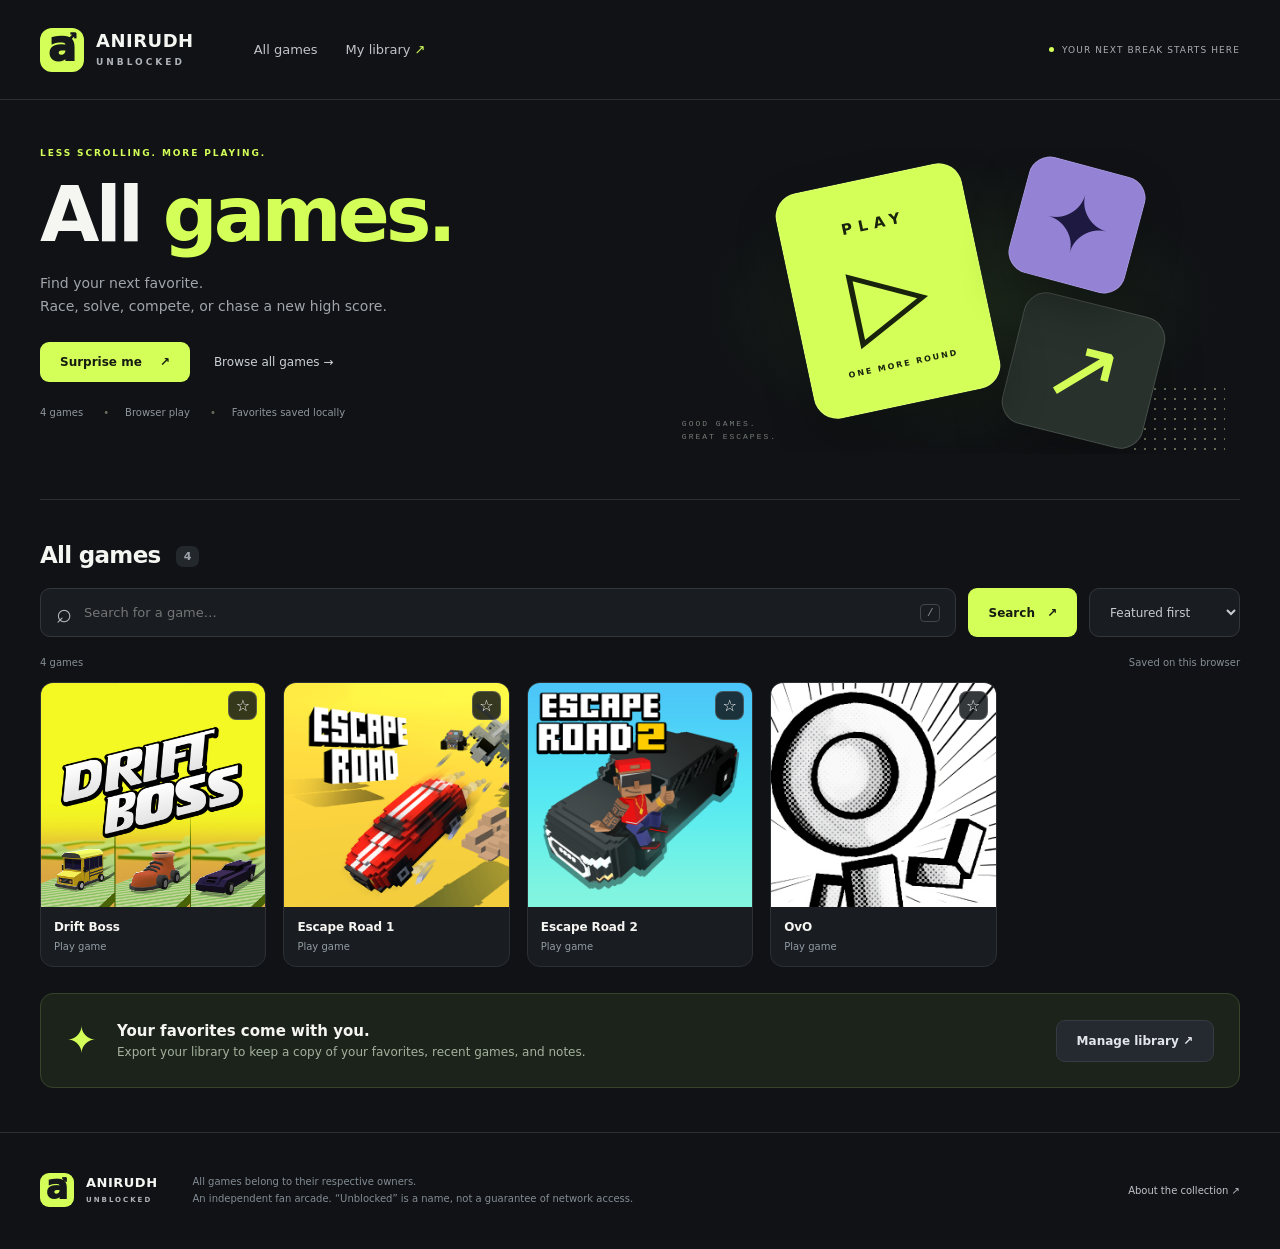
<file: index.html>
<!doctype html>
<html lang="en"><head><meta charset="utf-8"><meta name="viewport" content="width=device-width,initial-scale=1"><title>Anirudh Unblocked — Your browser arcade</title><meta name="description" content="Anirudh's browser arcade with Drift Boss, Escape Road, Escape Road 2, and OvO."><link rel="icon" href="icon.svg" type="image/svg+xml"><link rel="stylesheet" href="styles.css?v=20261021-core7"><script src="catalog.js?v=20261021-core7" defer></script><script src="app.js?v=20261021-core7" defer></script></head>
<body><header><a href="#" class="brand" aria-label="Anirudh Unblocked home"><span class="brand-icon">a<span>↗</span></span><span>ANIRUDH<span class="brand-sub">UNBLOCKED</span></span></a><nav aria-label="Main navigation"><a href="#browse">All games</a><button class="plain" id="library">My library <span>↗</span></button></nav><span class="header-tag"><i></i> YOUR NEXT BREAK STARTS HERE</span></header>
<main><section class="hero"><div class="hero-copy"><div class="eyebrow">LESS SCROLLING. MORE PLAYING.</div><h1>All <span>games.</span></h1><p>Find your next favorite.<br>Race, solve, compete, or chase a new high score.</p><div class="hero-actions"><button class="primary" id="random">Surprise me <span>↗</span></button><a class="text-link" href="#browse">Browse all games →</a></div><div class="hero-meta"><span id="hero-count">Loading the collection</span><span>Browser play</span><span>Favorites saved locally</span></div></div><div class="hero-art" aria-hidden="true"><div class="orb"></div><div class="tile tile-a"><span>PLAY</span><b>▷</b><small>ONE MORE ROUND</small></div><div class="tile tile-b">✦</div><div class="tile tile-c">↗</div><span class="art-note">GOOD GAMES.<br>GREAT ESCAPES.</span><div class="dot-grid"></div></div></section>
<section id="player" class="player" hidden aria-label="Game player"><div class="player-bar"><div><span class="eyebrow">NOW PLAYING</span><h2 id="playing-title"></h2></div><div class="player-actions"><button id="favorite-current" class="secondary">☆ Favorite</button><button id="fullscreen" class="secondary">Fullscreen ⛶</button><button id="close" class="icon-button" aria-label="Close game">✕</button></div></div><div id="screen"></div><div class="player-bottom"><p id="player-status" role="status">Loading player…</p></div><details class="player-info"><summary>Controls & saving</summary><p>Follow the game’s on-screen controls. Click inside the player for keyboard input. Fullscreen keeps the same session.</p><p>Each game manages its own progress through its host and your browser. This site saves your favorites and notes. Library exports contain those items and recent play history; they do not contain in-game progress.</p><label>Your notes for this game<textarea id="game-notes" maxlength="10000" placeholder="Best run, next goal…"></textarea></label><span id="note-status" role="status"></span></details></section>
<section id="browse" class="collection"><div class="section-heading"><div><h2>All games <span class="count" id="total-count"></span></h2></div><button class="plain" id="clear-filters" hidden>Clear search ↺</button></div><form class="search-row" id="game-search" role="search" aria-label="Find a game"><label class="search"><span aria-hidden="true">⌕</span><input id="search" type="search" placeholder="Search for a game…" aria-label="Search games"><kbd>/</kbd></label><button type="submit" class="primary search-submit">Search <span aria-hidden="true">↗</span></button><label class="sort"><span class="sr-only">Sort games</span><select id="sort"><option value="featured">Featured first</option><option value="az">Name: A–Z</option><option value="recent">Recently played</option></select></label></form><div class="results-line"><span id="result-count" role="status"></span><span id="storage-status">Saved on this browser</span></div><div class="games-grid" id="games"></div><div class="load-row"><button class="secondary" id="load-more">Load more games ↓</button></div></section>
<section class="save-strip"><span class="save-symbol">✦</span><div><h3>Your favorites come with you.</h3><p>Export your library to keep a copy of your favorites, recent games, and notes.</p></div><button id="backup" class="secondary">Manage library ↗</button></section>
</main><footer><a class="brand small" href="#"><span class="brand-icon">a<span>↗</span></span><span>ANIRUDH<span class="brand-sub">UNBLOCKED</span></span></a><section aria-label="Game ownership"><p>All games belong to their respective owners.<br>An independent fan arcade. “Unblocked” is a name, not a guarantee of network access.</p></section><button class="plain" id="about">About the collection ↗</button></footer>
<dialog id="library-dialog" aria-labelledby="library-title"><div class="dialog-heading"><h2 id="library-title">Your library</h2><button class="icon-button" data-close="library-dialog" aria-label="Close library">✕</button></div><p>Your favorites, recently opened games, and notes save automatically in this browser. Export a copy before switching browsers or clearing site data.</p><p class="fine">In-game saves are separate and cannot be included in this export.</p><div class="dialog-actions"><button class="primary" id="export">Export library ↓</button><button class="secondary" id="import">Import library ↑</button><input type="file" id="file" accept="application/json" hidden></div><p id="library-status" role="status"></p><h3>Your favorites</h3><div id="favorite-list"></div><h3>Recently opened</h3><div id="recent-list"></div></dialog>
<dialog id="about-dialog" aria-labelledby="about-title"><div class="dialog-heading"><h2 id="about-title">Made for your next break.</h2><button class="icon-button" data-close="about-dialog" aria-label="Close about">✕</button></div><p id="catalog-description"></p><p>Some games run on this site; others load from external hosts. Availability and saves depend on each game and your browser.</p><p id="source-links"></p></dialog>
<dialog id="switch-dialog" aria-labelledby="switch-title"><h2 id="switch-title">Leave this game?</h2><p id="switch-message">Switching games ends the current session. Any in-game progress depends on that game's own save system.</p><div class="dialog-actions"><button id="switch-confirm" class="primary">Switch game</button><button id="switch-cancel" class="secondary">Keep playing</button></div></dialog><div id="toast" role="status" aria-live="polite"></div></body></html>
</file>
<file: styles.css>
:root{color-scheme:dark;--bg:#101215;--panel:#191c20;--line:#2c3035;--text:#f5f5f2;--muted:#a0a5ac;--lime:#d4ff58}*{box-sizing:border-box}html{scroll-behavior:smooth;scroll-padding-top:24px}body{margin:0;background:var(--bg);color:var(--text);font:15px system-ui,-apple-system,BlinkMacSystemFont,"Segoe UI",sans-serif}button,input,select,textarea{font:inherit}button,a,input,select,textarea{ -webkit-tap-highlight-color:transparent}button,a{touch-action:manipulation}a{color:inherit;text-decoration:none}button{cursor:pointer}button:disabled{cursor:default;opacity:.5}button{border:0}button:hover,a:hover{filter:brightness(1.1)}:focus-visible{outline:2px solid var(--lime);outline-offset:4px}header,main,footer{max-width:1336px;margin:auto;padding-left:40px;padding-right:40px}header{height:100px;display:flex;align-items:center;gap:60px;border-bottom:1px solid var(--line)}.brand{display:flex;gap:12px;align-items:center;font-size:18px;letter-spacing:.5px;font-weight:850;line-height:1.15}.brand-icon{width:44px;height:44px;border-radius:12px;background:var(--lime);color:#15191b;position:relative;font-size:42px;font-weight:950;line-height:.9;text-align:center;letter-spacing:-5px;padding-right:5px}.brand-icon span{position:absolute;right:6px;top:3px;font-size:17px;letter-spacing:0}.brand-sub{display:block;letter-spacing:3px;font-size:9px;font-weight:600;color:#aeb3b9;margin-top:5px}nav{display:flex;gap:28px;align-items:center;color:#c0c4ca;font-size:13px}.plain{padding:0;background:none;color:#c0c4ca;font-size:13px}.plain span{color:var(--lime)}.header-tag{margin-left:auto;display:flex;align-items:center;gap:8px;color:#a8adb2;font-size:9px;letter-spacing:1.1px}.header-tag i{width:5px;height:5px;border-radius:50%;background:var(--lime)}.hero{display:grid;grid-template-columns:1.15fr 1fr;min-height:400px;padding:48px 0 45px;position:relative;border-bottom:1px solid var(--line)}.eyebrow{font-size:9px;font-weight:750;letter-spacing:1.9px;color:var(--lime)}h1{font-size:clamp(46px,6vw,78px);font-weight:850;line-height:1.01;letter-spacing:-4px;margin:18px 0}h1 span{color:var(--lime)}.hero p{font-size:14px;color:var(--muted);line-height:1.7;margin:0 0 23px}.hero-actions{display:flex;gap:24px;align-items:center}.primary,.secondary{border-radius:9px;padding:13px 20px;font-size:12px;font-weight:750;display:inline-flex;justify-content:center;align-items:center;gap:18px}.primary{background:var(--lime);color:#161b11}.secondary{background:#252a30;color:#e2e5e9;border:1px solid #353b42}.text-link{font-size:12px;color:#cbd0d4}.hero-meta{display:flex;gap:20px;margin-top:25px;font-size:10px;color:#8f979e}.hero-meta span+span:before{content:'•';color:#65705b;padding-right:16px}.hero-art{position:relative;min-height:300px;overflow:hidden}.orb{position:absolute;inset:10px 20px 0;background:radial-gradient(ellipse at center,#41652f50,transparent 70%)}.tile{position:absolute;display:flex;flex-direction:column;align-items:center;justify-content:center;border:1px solid #ffffff25;box-shadow:0 20px 45px #0004}.tile-a{width:190px;height:230px;left:20%;top:28px;transform:rotate(-12deg);border-radius:24px;background:var(--lime);color:#18220c;z-index:2}.tile-a span{font-size:15px;font-weight:800;letter-spacing:6px}.tile-a b{font-size:100px;font-weight:500;line-height:1.3}.tile-a small{font-size:8px;letter-spacing:2px;font-weight:750}.tile-b{width:120px;height:120px;left:60%;top:17px;transform:rotate(15deg);border-radius:22px;background:#9482d5;color:#1e1940;font-size:80px;z-index:3}.tile-c{width:145px;height:135px;left:59%;top:155px;transform:rotate(14deg);border-radius:23px;background:#28312c;color:var(--lime);font-size:92px;z-index:1}.art-note{position:absolute;left:0;bottom:10px;font:8px monospace;color:#747d76;letter-spacing:2px;line-height:1.7}.dot-grid{position:absolute;width:95px;height:70px;right:15px;bottom:0;background-image:radial-gradient(#627056 1px,transparent 1px);background-size:10px 10px}.collection{padding-top:34px}.section-heading{display:flex;justify-content:space-between;align-items:center;margin-bottom:20px;gap:15px}h2{font-size:23px;letter-spacing:-.7px;font-weight:750;margin:8px 0 0}.section-note{font:10px monospace;color:#828b91}.escape-grid{display:grid;grid-template-columns:repeat(4,1fr);gap:14px}.escape-card{display:flex;align-items:center;gap:13px;padding:12px;border:1px solid var(--line);border-radius:12px;background:var(--panel);color:var(--text);text-align:left;min-width:0}.escape-card img{width:54px;height:54px;object-fit:cover;border-radius:8px;background:#2b3327}.escape-card strong{display:block;font-size:12px}.escape-card small{display:block;font-size:10px;color:var(--muted);margin-top:5px}.escape-card>span:last-child{margin-left:auto;color:var(--lime)}.count{font-size:11px;color:var(--muted);letter-spacing:0;background:#23282d;padding:4px 8px;border-radius:7px;margin-left:8px;vertical-align:middle}.search-row{display:flex;gap:12px;margin:8px 0 18px}.search{display:flex;align-items:center;gap:12px;background:#191d21;border:1px solid #32373c;border-radius:10px;padding:0 15px;flex:1}.search>span{font-size:27px;color:#b2b8bd}.search input{background:none;border:0;color:var(--text);padding:15px 0;width:100%;min-width:0;outline:none;font-size:13px}.search:focus-within{border-color:var(--lime)}kbd{font:11px monospace;color:#8b9399;border:1px solid #41474d;border-radius:4px;padding:2px 6px}.sort select{height:49px;background:#191d21;border:1px solid #32373c;color:#c6ccd1;border-radius:10px;padding:0 16px;font-size:12px}.filter-row{display:flex;gap:12px;justify-content:space-between}.filters{display:flex;gap:8px;flex-wrap:wrap}.chip{background:transparent;color:#a9b0b6;border:1px solid var(--line);border-radius:8px;font-size:11px;padding:9px 13px;white-space:nowrap}.chip[aria-pressed=true]{color:#1b210e;background:var(--lime);border-color:var(--lime)}.results-line{display:flex;justify-content:space-between;margin:20px 0 14px;font:10px system-ui;color:#858e95}.games-grid{display:grid;grid-template-columns:repeat(5,1fr);gap:17px}.game-card{position:relative;background:var(--panel);border:1px solid var(--line);border-radius:13px;overflow:hidden;transition:transform .16s,border-color .16s}.game-card:hover{transform:translateY(-3px);border-color:#65714d}.game-open{width:100%;text-align:left;padding:0;background:none;color:var(--text);display:block}.game-image{aspect-ratio:1;background:var(--art,#26352c);position:relative;overflow:hidden;display:flex;align-items:center;justify-content:center}.game-image img{width:100%;height:100%;object-fit:contain;transition:transform .25s}.game-card:hover img{transform:scale(1.04)}.game-image .fallback{position:absolute;font-size:35px;font-weight:850;opacity:.25;letter-spacing:-2px}.game-image img{position:relative}.game-image .play-overlay{position:absolute;background:#1119;color:#fff;border-radius:50%;height:42px;width:42px;display:grid;place-items:center;opacity:0;transition:opacity .15s}.game-card:hover .play-overlay{opacity:1}.game-body{padding:13px 13px 14px}.game-body h3{font-size:12px;font-weight:700;letter-spacing:-.1px;margin:0 0 7px;padding-right:18px;overflow:hidden;text-overflow:ellipsis;white-space:nowrap}.game-body p{font-size:10px;color:#929ca4;margin:0}.favorite-button{position:absolute;right:8px;top:8px;border:1px solid #ffffff30;background:#13171bd9;color:white;width:29px;height:29px;border-radius:8px;font-size:16px;display:grid;place-items:center}.favorite-button[aria-pressed=true]{background:var(--lime);color:#17200c}.load-row{text-align:center;margin:26px 0}.empty{grid-column:1/-1;padding:45px;text-align:center;color:var(--muted);background:var(--panel);border-radius:12px}.save-strip{margin:15px 0 44px;background:#1c231b;border:1px solid #36442b;border-radius:13px;display:flex;align-items:center;gap:20px;padding:25px}.save-symbol{font-size:37px;color:var(--lime)}.save-strip h3{font-size:15px;margin:0 0 5px}.save-strip p{font-size:12px;color:#a5b19d;margin:0}.save-strip button{margin-left:auto;white-space:nowrap}footer{border-top:1px solid var(--line);padding-top:30px;padding-bottom:32px;display:flex;gap:35px;align-items:center}.small{font-size:13px}.small .brand-icon{width:34px;height:34px;font-size:33px;border-radius:9px}.small .brand-icon span{font-size:13px}.small .brand-sub{font-size:7px;letter-spacing:2px}footer p{font-size:10px;color:#838d95;line-height:1.7}footer>.plain{margin-left:auto;font-size:10px}.player{margin-top:30px;background:#191e22;border:1px solid #3a4430;border-radius:14px;overflow:hidden}.player-bar{display:flex;justify-content:space-between;align-items:center;padding:20px;gap:20px}.player-bar h2{margin:5px 0 0}.player-actions{display:flex;align-items:center;gap:9px}.icon-button{color:#d0d5da;background:#2b3036;border-radius:8px;padding:10px 13px;font-size:15px}#screen{aspect-ratio:16/9;background:#070908;width:100%}#screen iframe{display:block;border:0;width:100%;height:100%}#screen:fullscreen{height:100vh;width:100vw;aspect-ratio:auto}.player-bottom{padding:0 20px;display:flex;gap:15px;align-items:center;justify-content:space-between;font-size:11px}.player-bottom p{color:#a3b48e;line-height:1.6}.player-bottom a{white-space:nowrap;color:var(--lime)}.player-info{padding:14px 20px 20px;font-size:12px;color:#b2bac1;border-top:1px solid var(--line)}summary{cursor:pointer;color:#dce2d6}.player-info p{line-height:1.6}textarea{width:100%;background:#101518;color:white;border:1px solid #3a454b;border-radius:8px;display:block;min-height:80px;padding:12px;margin-top:8px}#note-status{font-size:10px;color:var(--lime)}dialog{max-width:600px;width:calc(100% - 32px);background:#191e22;color:var(--text);border:1px solid #3a434a;border-radius:16px;padding:26px;max-height:85vh;overflow:auto}dialog::backdrop{background:#000b;backdrop-filter:blur(5px)}dialog h2{margin:0}.dialog-heading{display:flex;align-items:center;justify-content:space-between;gap:15px}dialog p{font-size:13px;color:#abb4bb;line-height:1.7}.fine{font-size:11px!important}.dialog-actions{display:flex;gap:12px;flex-wrap:wrap}dialog h3{font-size:14px;margin-top:25px}.recent-item{display:flex;justify-content:space-between;gap:15px;align-items:center;width:100%;color:var(--text);background:none;padding:12px 0;border-bottom:1px solid var(--line);text-align:left;font-size:12px}.recent-item span{color:var(--muted);font-size:10px}#source-links a{color:var(--lime)}#toast{position:fixed;bottom:24px;left:50%;transform:translateX(-50%);max-width:90%;padding:12px 20px;border:1px solid #52623b;background:#202a1d;color:#e0edcf;border-radius:10px;font-size:12px;box-shadow:0 8px 30px #0007;z-index:10;display:none}.sr-only{position:absolute;width:1px;height:1px;overflow:hidden;clip:rect(0,0,0,0)}[hidden]{display:none!important}@media(min-width:1500px){header,main,footer{max-width:1440px}.games-grid{grid-template-columns:repeat(6,1fr)}}@media(max-width:1050px){header{gap:35px}.header-tag{display:none}.games-grid{grid-template-columns:repeat(4,1fr)}.escape-grid{grid-template-columns:repeat(3,1fr)}.hero-art{transform:scale(.88)}.hero-meta{gap:10px}.hero-meta span+span:before{padding-right:8px}}@media(max-width:760px){header,main,footer{padding-left:22px;padding-right:22px}header{height:82px;justify-content:space-between}.brand{font-size:15px}.brand-icon{width:38px;height:38px;font-size:37px}nav{gap:18px;font-size:11px}nav button{font-size:11px!important}.hero{grid-template-columns:1fr;min-height:0;padding:32px 0}.hero-art{display:none}h1{font-size:58px;letter-spacing:-3px}.hero-meta{flex-wrap:wrap;font-size:9px}.hero-meta span:last-child{display:none}.games-grid{grid-template-columns:repeat(3,1fr);gap:11px}.escape-grid{grid-template-columns:repeat(2,1fr);gap:9px}.section-note{display:none}h2{font-size:20px}.filter-row{flex-direction:column}.filter-row>#favorites-filter{align-self:flex-start}.game-body{padding:11px 9px}.game-body h3{font-size:11px}.save-strip{gap:13px;flex-wrap:wrap;padding:20px}.save-strip button{margin-left:0}.save-symbol{font-size:30px}footer{flex-wrap:wrap;gap:20px}footer>.plain{margin-left:0}.player-bar{flex-direction:column;align-items:flex-start;padding:15px}.player-actions{flex-wrap:wrap}.player-actions .secondary{font-size:10px;padding:10px 12px}.player-bottom{align-items:flex-start;flex-direction:column;gap:0;padding-bottom:14px}.sort select{max-width:145px}.search-row{gap:8px}.search{padding:0 10px}.search kbd{display:none}}@media(max-width:430px){.games-grid{grid-template-columns:repeat(2,1fr)}.escape-card{padding:9px;gap:8px}.escape-card img{width:39px;height:39px}.escape-card strong{font-size:10px}.escape-card small{font-size:9px}.escape-card>span:last-child{display:none}.hero-actions{gap:18px}.text-link{font-size:10px}.section-heading .plain{font-size:10px}.brand-sub{font-size:8px}.results-line{font-size:9px}.sort select{font-size:10px;padding:0 8px;max-width:130px}.search input{font-size:12px}header{gap:12px}nav{gap:12px}}

.filter-extras{display:flex;gap:8px;align-items:flex-start;flex-shrink:0}.member-badge{position:absolute;left:8px;top:8px;background:#12181be8;border:1px solid #ffffff20;color:#d8dfdf;border-radius:5px;font-size:8px;padding:5px 7px}.mode-note{font-size:10px;line-height:1.6;color:#879297;margin:0 0 15px}.game-body h3{padding-right:0}@media(max-width:760px){.filter-extras{align-self:flex-start}.filters{gap:6px}.chip{font-size:10px;padding:8px 10px}}

.hosted-strip{margin:28px 0 0}.hosted-number{padding:12px 9px;border-radius:9px;background:#d4ff58;color:#19210e;font-size:20px;font-weight:850;letter-spacing:-1px}.hosted-strip .text-link{white-space:nowrap}.hosted-strip .primary{white-space:nowrap}@media(max-width:760px){.hosted-strip .primary{margin-left:0}.hosted-strip>.text-link{font-size:12px}}

.collection-description{margin:-5px 0 18px;color:#a1acb3;font-size:12px;line-height:1.6}.hosted-collection{margin-top:28px;padding:24px;border:1px solid #415332;border-radius:15px;background:#182016}.hosted-collection .escape-card{border-color:#3b4c32;background:#20291c}.hosted-collection .section-heading{margin-bottom:15px}@media(max-width:760px){.hosted-collection{padding:18px}.hosted-collection .escape-grid{grid-template-columns:repeat(2,1fr)}}

#screen.self-hosted-screen{aspect-ratio:auto;height:720px}#screen.self-hosted-screen:fullscreen{height:100vh}@media(max-width:760px){#screen.self-hosted-screen{height:680px}}

.alternate-host{margin-top:18px;padding:20px;border:1px solid var(--line);border-radius:12px;background:#181d20;display:flex;align-items:center;justify-content:space-between;gap:20px}.alternate-host h3{font-size:14px;margin:0 0 7px}.alternate-host p{font-size:11px;line-height:1.6;color:var(--muted);margin:0;max-width:360px}.alternate-links{display:flex;align-items:center;justify-content:flex-end;gap:12px;flex-wrap:wrap}.alternate-links .secondary{font-size:11px;padding:11px 14px}.alternate-links .text-link{color:var(--lime);white-space:nowrap}@media(max-width:1050px){.alternate-host{align-items:flex-start;flex-direction:column}.alternate-links{justify-content:flex-start}}@media(max-width:430px){.alternate-links{width:100%;align-items:stretch;flex-direction:column}.alternate-links .text-link{padding:6px 0}}

.search-row .search-submit{white-space:nowrap;gap:12px;min-height:49px}.search-row{align-items:stretch}.search-row .search{min-width:0}.search-row .sort{flex-shrink:0}@media(max-width:600px){.search-row{flex-wrap:wrap}.search-row .search{flex-basis:calc(100% - 106px)}.search-row .search-submit{padding:12px 17px;gap:8px}.search-row .sort{width:100%}.search-row .sort select{width:100%;max-width:none}}

.player-source{display:flex;align-items:center;flex-wrap:wrap;gap:10px;padding:12px 20px;border-top:1px solid var(--line);background:#171d20;font-size:11px}.player-source label{color:#dbe1d5;font-weight:650}.player-source select{padding:8px 12px;border:1px solid #3a454b;border-radius:8px;background:#252a30;color:var(--text);font:inherit}.player-source span{color:var(--muted);line-height:1.5}@media(max-width:600px){.player-source span{width:100%}}
</file>
